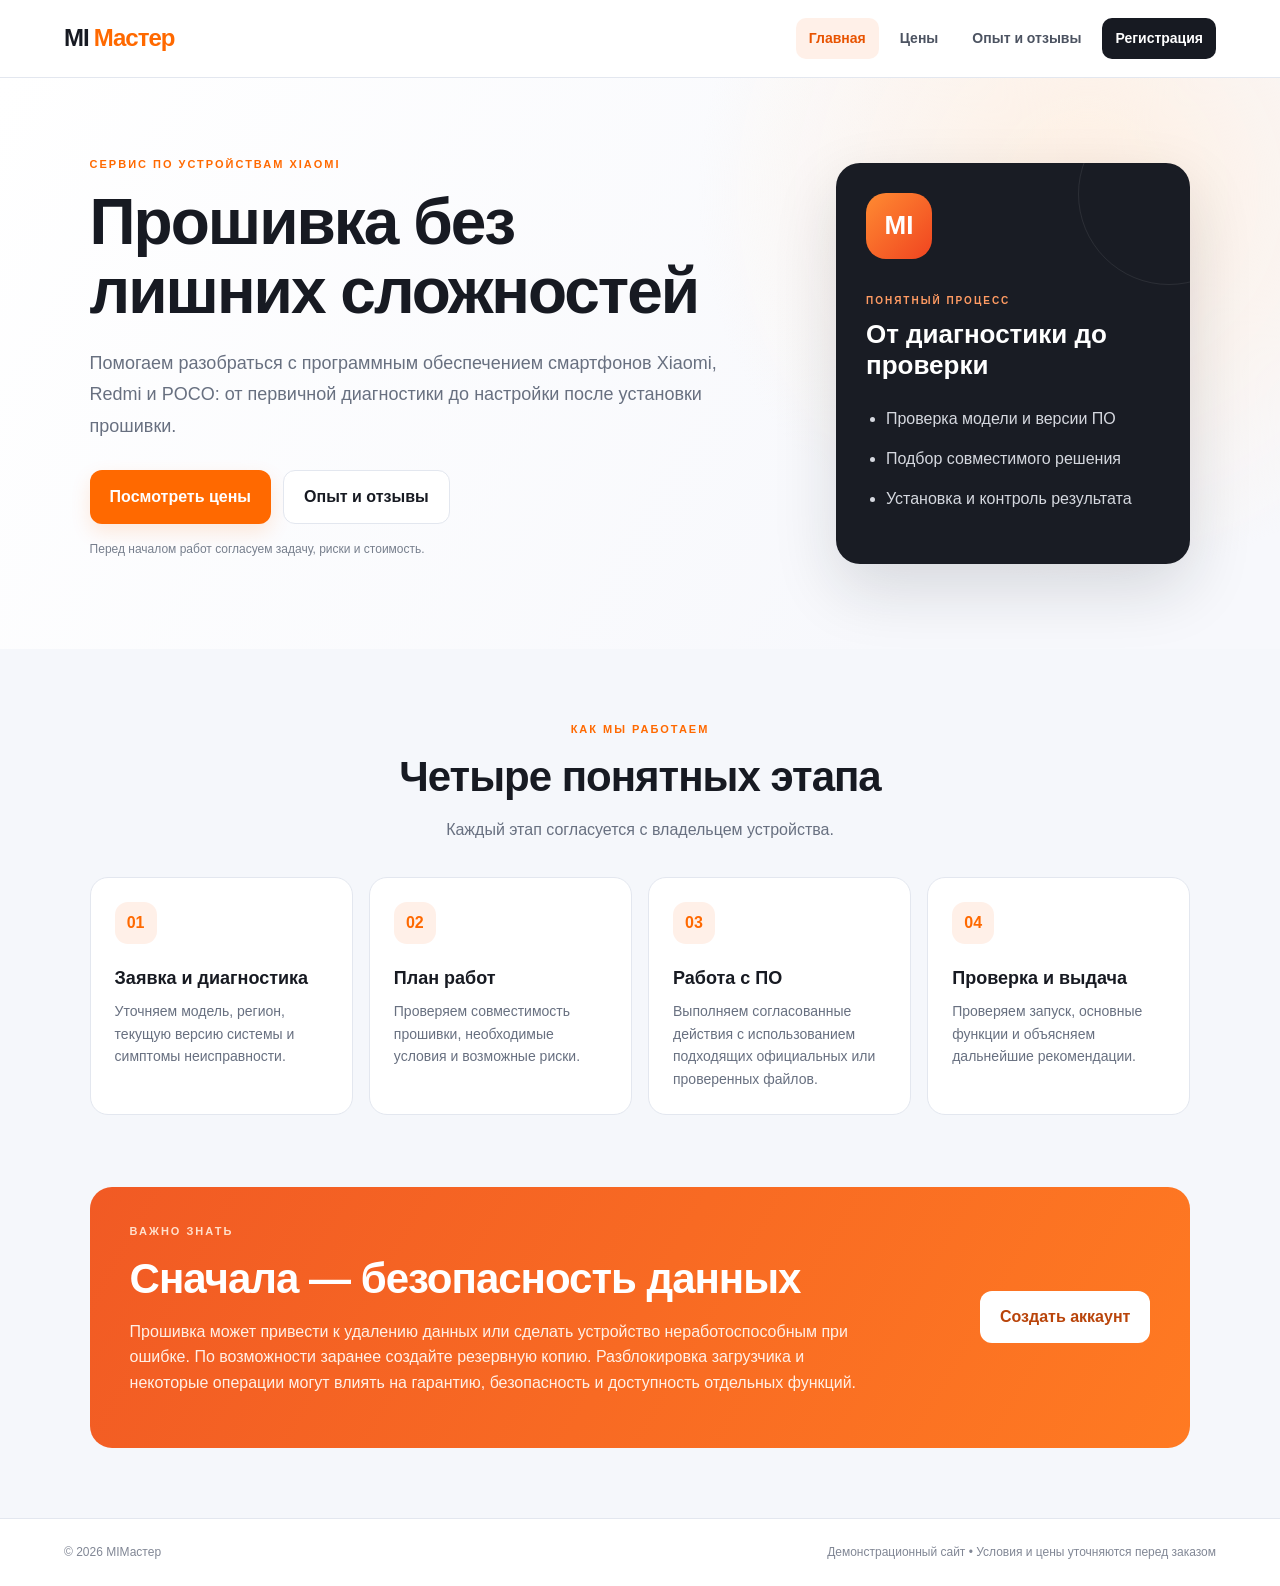
<file: index.html>
<!doctype html>
<html lang="ru">
<head>
  <meta charset="utf-8"><meta name="viewport" content="width=device-width, initial-scale=1">
  <meta name="description" content="Услуги по работе с прошивками Xiaomi: диагностика, установка и настройка.">
  <title>Прошивки Xiaomi — главная</title><link rel="stylesheet" href="css/style.css">
</head>
<body>
<header class="site-header"><a class="logo" href="index.html">MI<span>Мастер</span></a>
<nav aria-label="Главное меню"><a class="active" href="index.html">Главная</a><a href="prices.html">Цены</a><a href="experience.html">Опыт и отзывы</a><a class="nav-cta" href="register.html">Регистрация</a></nav></header>
<main>
<section class="hero">
  <div class="hero-copy"><p class="eyebrow">СЕРВИС ПО УСТРОЙСТВАМ XIAOMI</p><h1>Прошивка без лишних сложностей</h1>
  <p class="lead">Помогаем разобраться с программным обеспечением смартфонов Xiaomi, Redmi и POCO: от первичной диагностики до настройки после установки прошивки.</p>
  <div class="actions"><a class="button" href="prices.html">Посмотреть цены</a><a class="button button-ghost" href="experience.html">Опыт и отзывы</a></div>
  <p class="note">Перед началом работ согласуем задачу, риски и стоимость.</p></div>
  <div class="hero-card"><div class="orb">MI</div><p class="card-label">ПОНЯТНЫЙ ПРОЦЕСС</p><h2>От диагностики до проверки</h2><ul><li>Проверка модели и версии ПО</li><li>Подбор совместимого решения</li><li>Установка и контроль результата</li></ul></div>
</section>
<section class="section"><div class="section-heading"><p class="eyebrow">КАК МЫ РАБОТАЕМ</p><h2>Четыре понятных этапа</h2><p>Каждый этап согласуется с владельцем устройства.</p></div>
<div class="steps">
<article class="step"><span>01</span><h3>Заявка и диагностика</h3><p>Уточняем модель, регион, текущую версию системы и симптомы неисправности.</p></article>
<article class="step"><span>02</span><h3>План работ</h3><p>Проверяем совместимость прошивки, необходимые условия и возможные риски.</p></article>
<article class="step"><span>03</span><h3>Работа с ПО</h3><p>Выполняем согласованные действия с использованием подходящих официальных или проверенных файлов.</p></article>
<article class="step"><span>04</span><h3>Проверка и выдача</h3><p>Проверяем запуск, основные функции и объясняем дальнейшие рекомендации.</p></article>
</div></section>
<section class="banner"><div><p class="eyebrow">ВАЖНО ЗНАТЬ</p><h2>Сначала — безопасность данных</h2><p>Прошивка может привести к удалению данных или сделать устройство неработоспособным при ошибке. По возможности заранее создайте резервную копию. Разблокировка загрузчика и некоторые операции могут влиять на гарантию, безопасность и доступность отдельных функций.</p></div><a class="button button-light" href="register.html">Создать аккаунт</a></section>
</main><footer><span>© 2026 MIМастер</span><span>Демонстрационный сайт • Условия и цены уточняются перед заказом</span></footer>
</body></html>
</file>
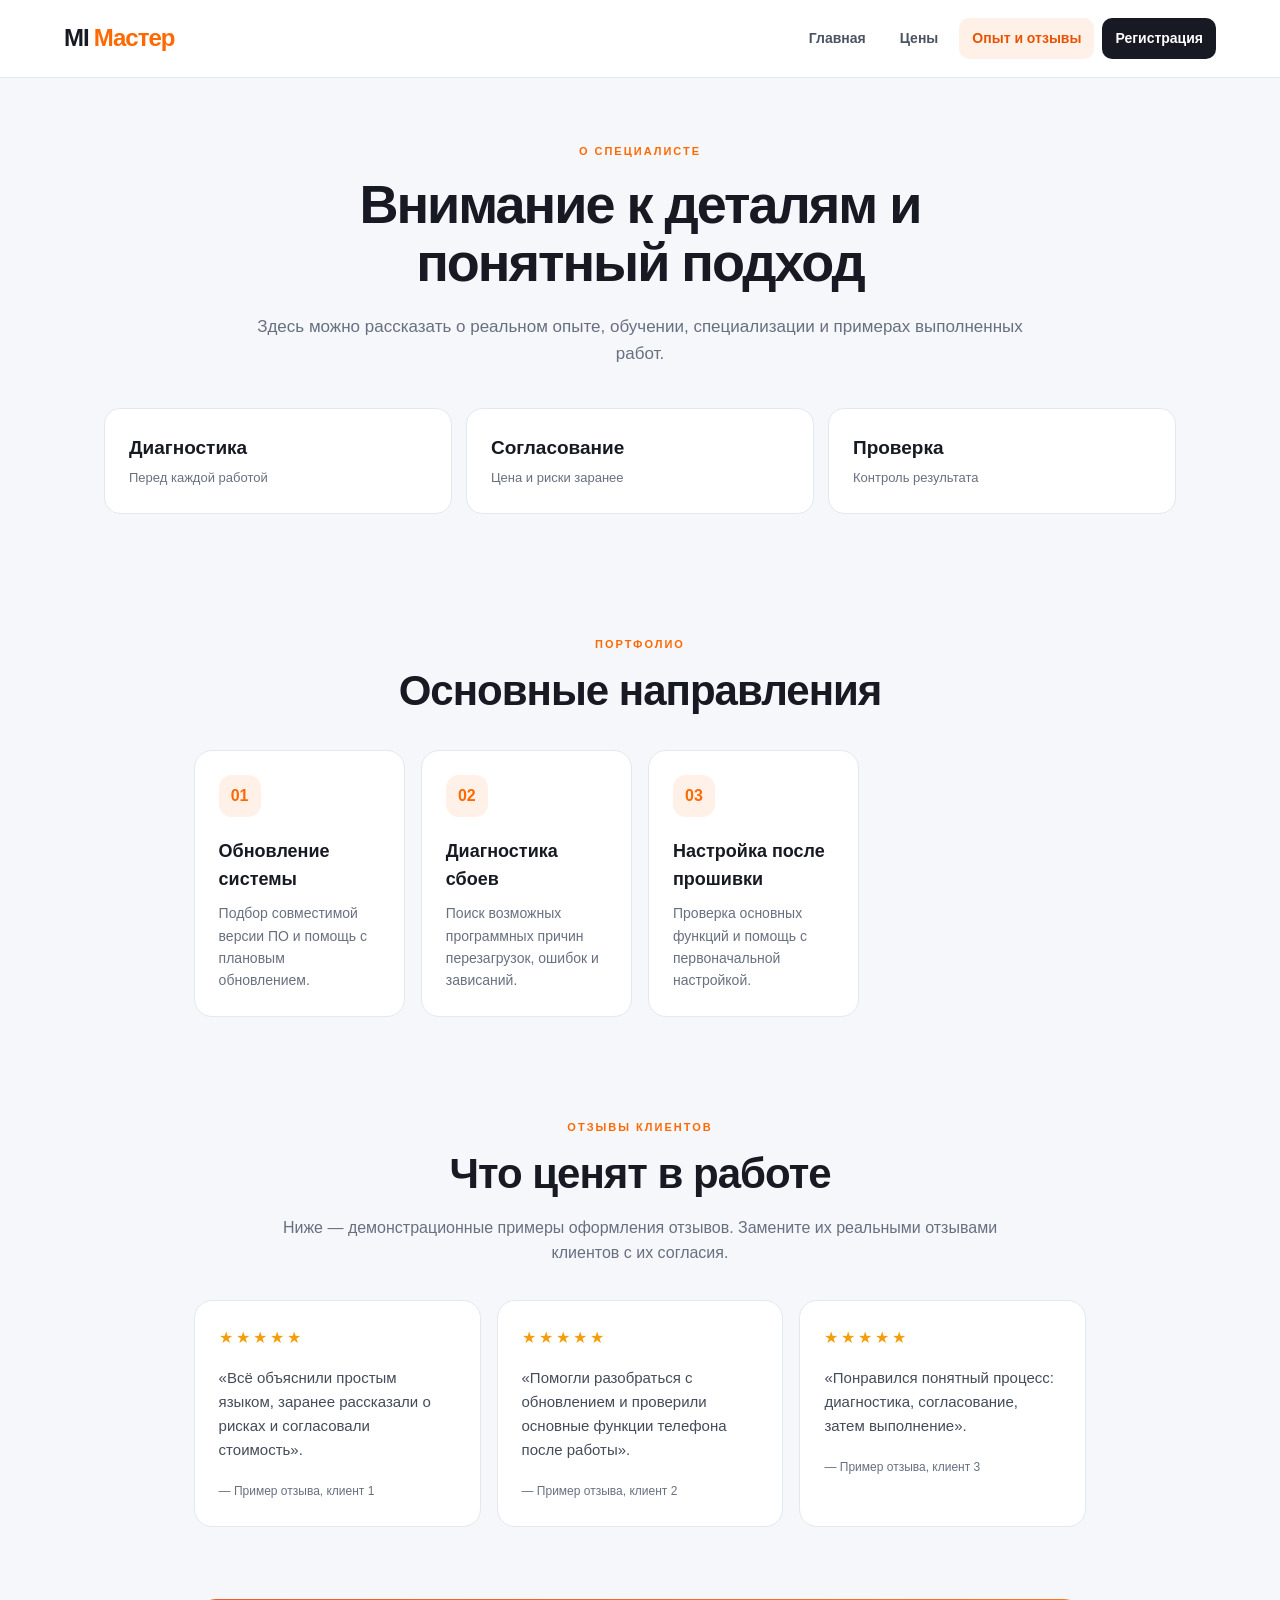
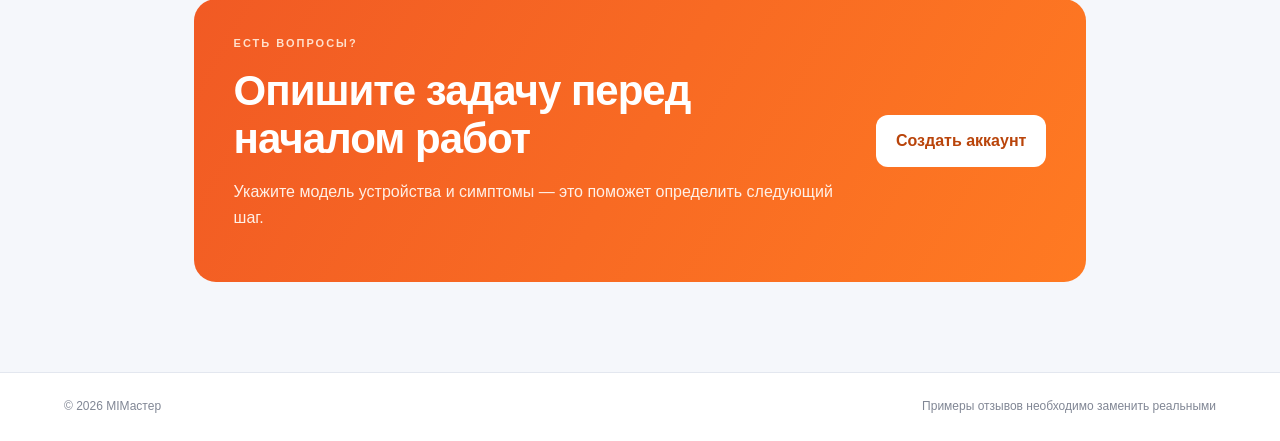
<file: experience.html>
<!doctype html>
<html lang="ru"><head><meta charset="utf-8"><meta name="viewport" content="width=device-width, initial-scale=1"><title>Опыт и отзывы — MIМастер</title><link rel="stylesheet" href="css/style.css"></head>
<body><header class="site-header"><a class="logo" href="index.html">MI<span>Мастер</span></a><nav aria-label="Главное меню"><a href="index.html">Главная</a><a href="prices.html">Цены</a><a class="active" href="experience.html">Опыт и отзывы</a><a class="nav-cta" href="register.html">Регистрация</a></nav></header>
<main class="page-wrap"><section class="page-intro"><p class="eyebrow">О СПЕЦИАЛИСТЕ</p><h1>Внимание к деталям и понятный подход</h1><p>Здесь можно рассказать о реальном опыте, обучении, специализации и примерах выполненных работ.</p></section>
<section class="stats"><div><strong>Диагностика</strong><span>Перед каждой работой</span></div><div><strong>Согласование</strong><span>Цена и риски заранее</span></div><div><strong>Проверка</strong><span>Контроль результата</span></div></section>
<section class="section"><div class="section-heading"><p class="eyebrow">ПОРТФОЛИО</p><h2>Основные направления</h2></div><div class="steps"><article class="step"><span>01</span><h3>Обновление системы</h3><p>Подбор совместимой версии ПО и помощь с плановым обновлением.</p></article><article class="step"><span>02</span><h3>Диагностика сбоев</h3><p>Поиск возможных программных причин перезагрузок, ошибок и зависаний.</p></article><article class="step"><span>03</span><h3>Настройка после прошивки</h3><p>Проверка основных функций и помощь с первоначальной настройкой.</p></article></div></section>
<section class="section reviews"><div class="section-heading"><p class="eyebrow">ОТЗЫВЫ КЛИЕНТОВ</p><h2>Что ценят в работе</h2><p>Ниже — демонстрационные примеры оформления отзывов. Замените их реальными отзывами клиентов с их согласия.</p></div>
<div class="review-grid"><blockquote><div class="stars">★★★★★</div><p>«Всё объяснили простым языком, заранее рассказали о рисках и согласовали стоимость».</p><cite>— Пример отзыва, клиент 1</cite></blockquote><blockquote><div class="stars">★★★★★</div><p>«Помогли разобраться с обновлением и проверили основные функции телефона после работы».</p><cite>— Пример отзыва, клиент 2</cite></blockquote><blockquote><div class="stars">★★★★★</div><p>«Понравился понятный процесс: диагностика, согласование, затем выполнение».</p><cite>— Пример отзыва, клиент 3</cite></blockquote></div></section>
<div class="banner"><div><p class="eyebrow">ЕСТЬ ВОПРОСЫ?</p><h2>Опишите задачу перед началом работ</h2><p>Укажите модель устройства и симптомы — это поможет определить следующий шаг.</p></div><a class="button button-light" href="register.html">Создать аккаунт</a></div></main>
<footer><span>© 2026 MIМастер</span><span>Примеры отзывов необходимо заменить реальными</span></footer></body></html>
</file>
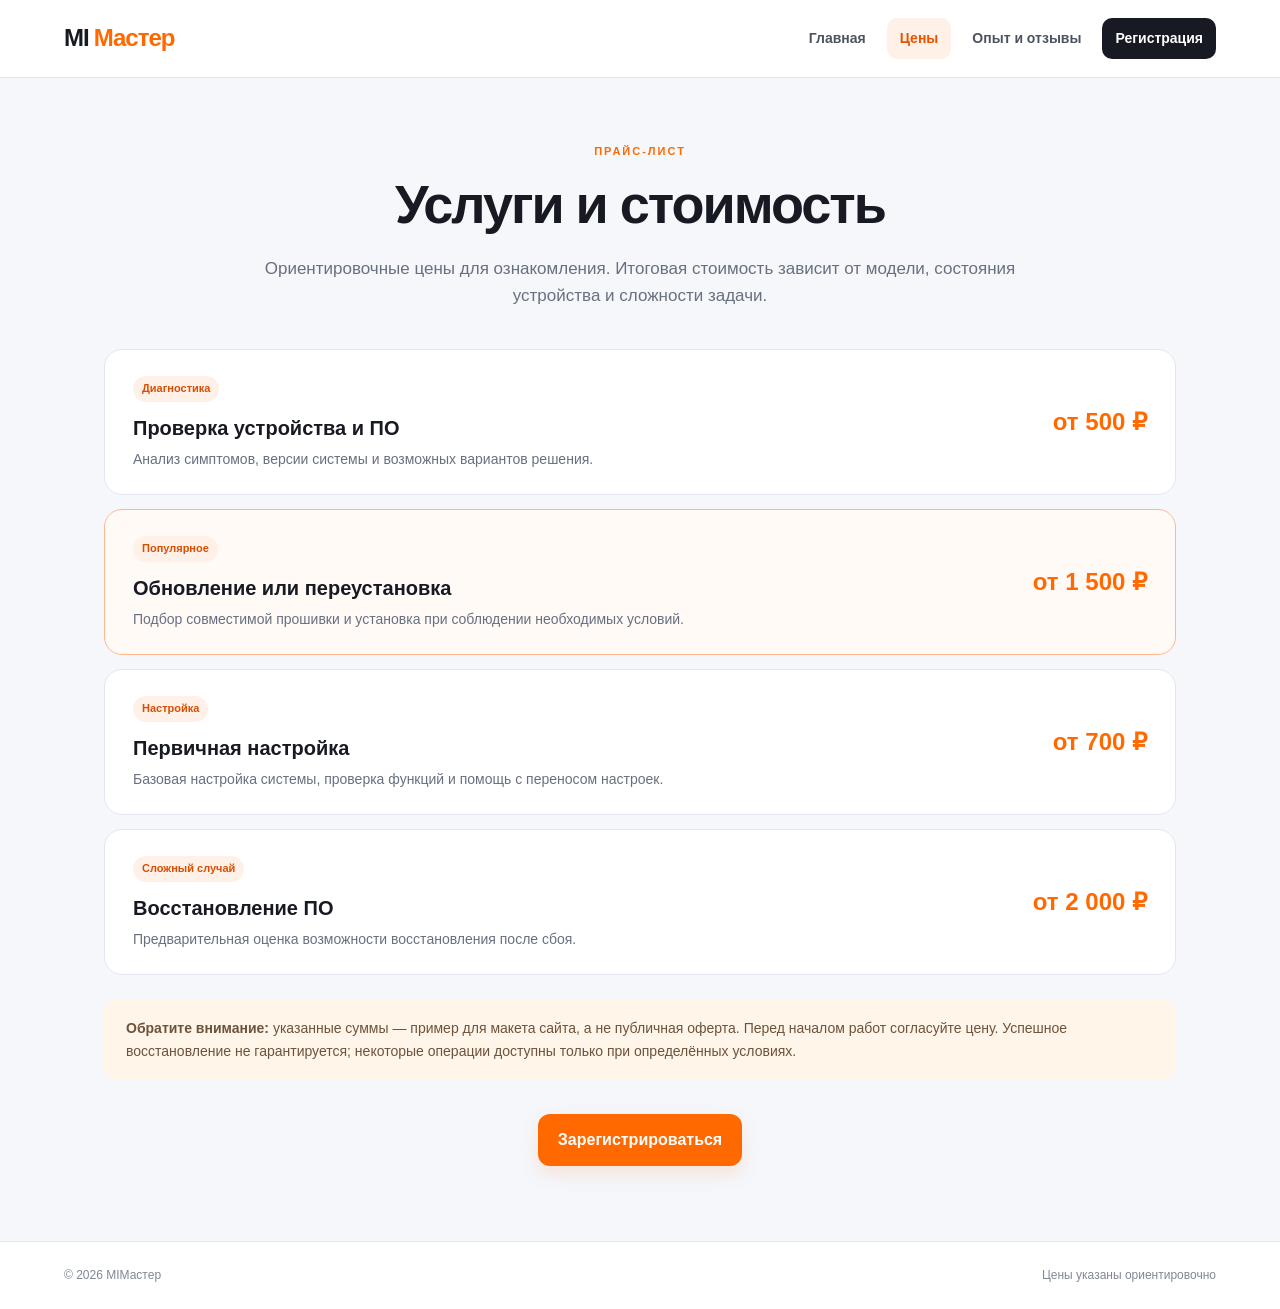
<file: prices.html>
<!doctype html>
<html lang="ru"><head><meta charset="utf-8"><meta name="viewport" content="width=device-width, initial-scale=1"><title>Цены — MIМастер</title><link rel="stylesheet" href="css/style.css"></head>
<body><header class="site-header"><a class="logo" href="index.html">MI<span>Мастер</span></a><nav aria-label="Главное меню"><a href="index.html">Главная</a><a class="active" href="prices.html">Цены</a><a href="experience.html">Опыт и отзывы</a><a class="nav-cta" href="register.html">Регистрация</a></nav></header>
<main class="page-wrap"><section class="page-intro"><p class="eyebrow">ПРАЙС-ЛИСТ</p><h1>Услуги и стоимость</h1><p>Ориентировочные цены для ознакомления. Итоговая стоимость зависит от модели, состояния устройства и сложности задачи.</p></section>
<div class="price-list">
<article class="price-card"><div><span class="pill">Диагностика</span><h2>Проверка устройства и ПО</h2><p>Анализ симптомов, версии системы и возможных вариантов решения.</p></div><strong>от 500 ₽</strong></article>
<article class="price-card featured"><div><span class="pill">Популярное</span><h2>Обновление или переустановка</h2><p>Подбор совместимой прошивки и установка при соблюдении необходимых условий.</p></div><strong>от 1 500 ₽</strong></article>
<article class="price-card"><div><span class="pill">Настройка</span><h2>Первичная настройка</h2><p>Базовая настройка системы, проверка функций и помощь с переносом настроек.</p></div><strong>от 700 ₽</strong></article>
<article class="price-card"><div><span class="pill">Сложный случай</span><h2>Восстановление ПО</h2><p>Предварительная оценка возможности восстановления после сбоя.</p></div><strong>от 2 000 ₽</strong></article>
</div><div class="info-box"><strong>Обратите внимание:</strong> указанные суммы — пример для макета сайта, а не публичная оферта. Перед началом работ согласуйте цену. Успешное восстановление не гарантируется; некоторые операции доступны только при определённых условиях.</div><div class="center"><a class="button" href="register.html">Зарегистрироваться</a></div></main>
<footer><span>© 2026 MIМастер</span><span>Цены указаны ориентировочно</span></footer></body></html>
</file>
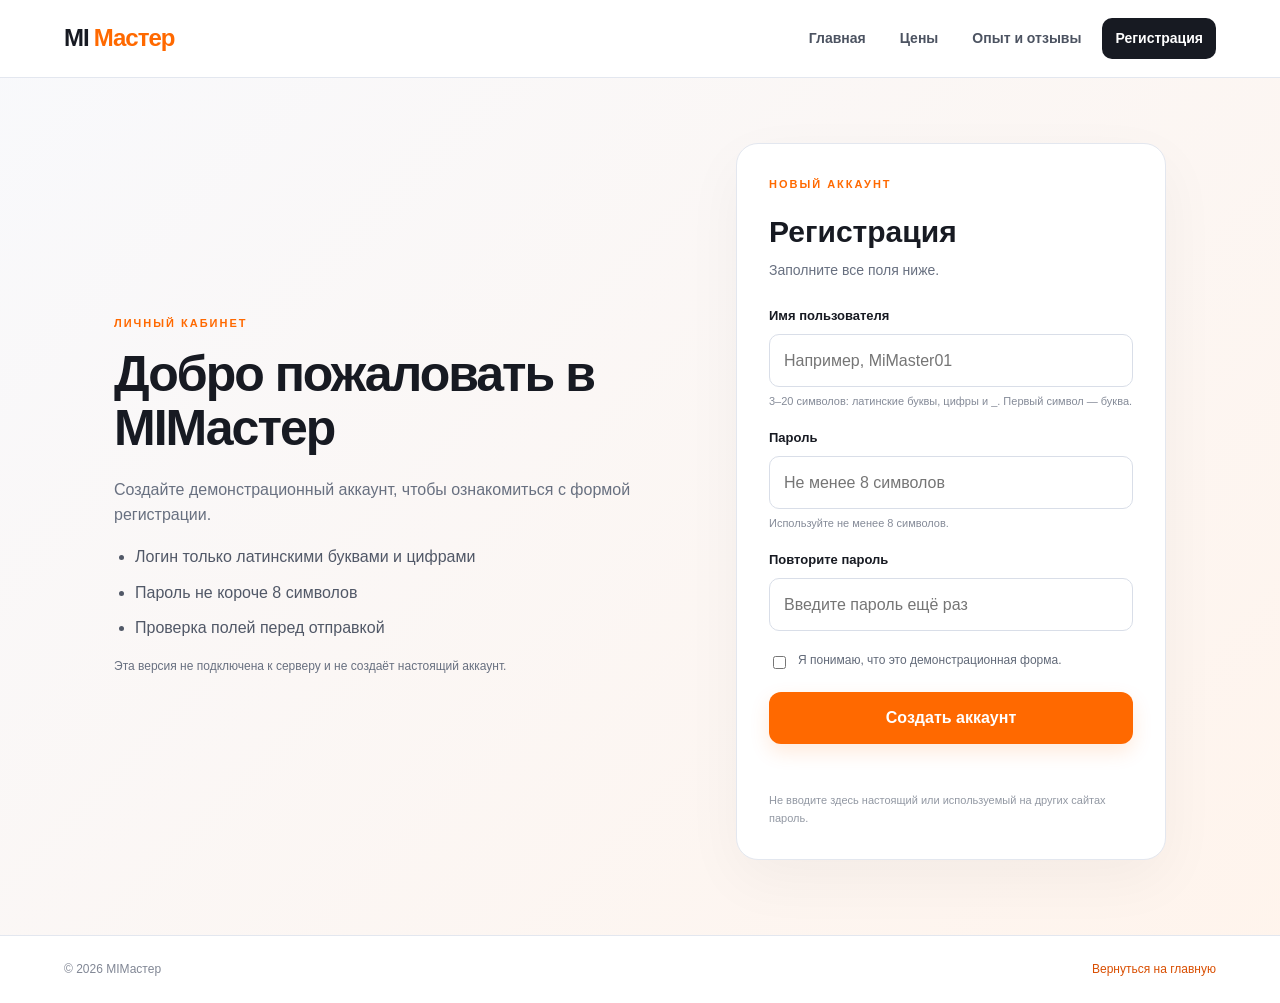
<file: register.html>
<!doctype html>
<html lang="ru"><head><meta charset="utf-8"><meta name="viewport" content="width=device-width, initial-scale=1"><title>Регистрация — MIМастер</title><link rel="stylesheet" href="css/style.css"><script src="js/register.js" defer></script></head>
<body class="register-body"><header class="site-header"><a class="logo" href="index.html">MI<span>Мастер</span></a><nav aria-label="Главное меню"><a href="index.html">Главная</a><a href="prices.html">Цены</a><a href="experience.html">Опыт и отзывы</a><a class="nav-cta active" href="register.html">Регистрация</a></nav></header>
<main class="register-layout"><section class="register-aside"><p class="eyebrow">ЛИЧНЫЙ КАБИНЕТ</p><h1>Добро пожаловать в MIМастер</h1><p>Создайте демонстрационный аккаунт, чтобы ознакомиться с формой регистрации.</p><ul><li>Логин только латинскими буквами и цифрами</li><li>Пароль не короче 8 символов</li><li>Проверка полей перед отправкой</li></ul><p class="note">Эта версия не подключена к серверу и не создаёт настоящий аккаунт.</p></section>
<section class="form-card"><p class="eyebrow">НОВЫЙ АККАУНТ</p><h2>Регистрация</h2><p class="form-subtitle">Заполните все поля ниже.</p>
<form id="registerForm" novalidate>
<label for="username">Имя пользователя</label><input id="username" name="username" type="text" autocomplete="username" placeholder="Например, MiMaster01" required minlength="3" maxlength="20" pattern="[A-Za-z][A-Za-z0-9_]{2,19}" aria-describedby="usernameHelp"><small id="usernameHelp">3–20 символов: латинские буквы, цифры и _. Первый символ — буква.</small>
<label for="password">Пароль</label><input id="password" name="password" type="password" autocomplete="new-password" placeholder="Не менее 8 символов" required minlength="8"><small>Используйте не менее 8 символов.</small>
<label for="confirmPassword">Повторите пароль</label><input id="confirmPassword" name="confirmPassword" type="password" autocomplete="new-password" placeholder="Введите пароль ещё раз" required minlength="8">
<label class="check-row"><input id="agree" type="checkbox" required> <span>Я понимаю, что это демонстрационная форма.</span></label>
<button class="button full-width" type="submit">Создать аккаунт</button><p id="formMessage" class="form-message" role="status" aria-live="polite"></p>
</form><p class="small-print">Не вводите здесь настоящий или используемый на других сайтах пароль.</p></section></main>
<footer><span>© 2026 MIМастер</span><span><a href="index.html">Вернуться на главную</a></span></footer></body></html>
</file>
<file: css/style.css>
:root{--bg:#f5f7fb;--ink:#171a22;--muted:#687080;--line:#e3e7ef;--red:#ff6900;--red2:#f04420;--card:#fff;--dark:#171a22;--green:#167a52}*{box-sizing:border-box}html{scroll-behavior:smooth}body{margin:0;background:var(--bg);color:var(--ink);font-family:Inter,Arial,sans-serif;line-height:1.6}.site-header{height:auto;min-height:78px;padding:18px max(5vw,22px);display:flex;align-items:center;justify-content:space-between;gap:24px;background:#fff;border-bottom:1px solid var(--line)}.logo{font-size:24px;font-weight:900;letter-spacing:-1px;color:var(--ink);text-decoration:none;white-space:nowrap}.logo span{color:var(--red);margin-left:5px}.site-header nav{display:flex;align-items:center;gap:8px;flex-wrap:wrap}.site-header nav a{padding:9px 13px;border-radius:10px;text-decoration:none;color:#4c5361;font-size:14px;font-weight:650}.site-header nav a:hover,.site-header nav a.active{background:#fff0e8;color:#e85300}.site-header nav a.nav-cta{background:var(--dark);color:white}.hero{padding:78px max(7vw,24px);display:grid;grid-template-columns:1.3fr .7fr;gap:8%;align-items:center;background:radial-gradient(circle at 85% 20%,#fff0e3 0,transparent 33%),linear-gradient(120deg,#fff 0,#f7f8fc 75%)}.eyebrow{font-size:11px;letter-spacing:2px;font-weight:850;color:var(--red);margin:0 0 14px}.hero h1,.page-intro h1,.register-aside h1{font-size:clamp(38px,5vw,64px);line-height:1.08;letter-spacing:-2px;margin:0 0 22px;max-width:760px}.lead{font-size:18px;line-height:1.75;color:var(--muted);max-width:660px}.actions{display:flex;gap:12px;flex-wrap:wrap;margin:28px 0 16px}.button{display:inline-flex;justify-content:center;align-items:center;background:var(--red);color:#fff;text-decoration:none;border:0;border-radius:12px;padding:13px 20px;font:inherit;font-weight:750;cursor:pointer;box-shadow:0 8px 20px #ff690024;transition:transform .15s,background .15s}.button:hover{background:#e95c00;transform:translateY(-1px)}.button-ghost{background:white;color:var(--ink);border:1px solid var(--line);box-shadow:none}.button-ghost:hover{background:#fff5ee;color:#c94d00}.note{font-size:12px;color:#777f8d}.hero-card{padding:30px;border-radius:24px;background:#191c24;color:#fff;box-shadow:0 25px 65px #171a2224;position:relative;overflow:hidden}.hero-card:after{content:"";position:absolute;width:180px;height:180px;border:1px solid #ffffff15;border-radius:50%;right:-70px;top:-60px}.orb{width:66px;height:66px;display:grid;place-items:center;border-radius:20px;background:linear-gradient(135deg,#ff8b32,#f04420);font-size:26px;font-weight:900;margin-bottom:34px}.card-label{font-size:10px;letter-spacing:2px;color:#ff9b63;font-weight:800}.hero-card h2{font-size:26px;line-height:1.2;margin:8px 0 18px}.hero-card ul,.register-aside ul{padding-left:20px;color:#d5d8df}.hero-card li{padding:7px 0}.section{padding:72px max(7vw,24px)}.section-heading{text-align:center;max-width:720px;margin:0 auto 34px}.section-heading h2,.banner h2{font-size:clamp(28px,3.5vw,42px);letter-spacing:-1px;line-height:1.15;margin:0 0 12px}.section-heading>p:not(.eyebrow){color:var(--muted)}.steps{display:grid;grid-template-columns:repeat(4,1fr);gap:16px}.step{background:#fff;border:1px solid var(--line);border-radius:18px;padding:24px}.step>span{display:inline-grid;place-items:center;width:42px;height:42px;border-radius:13px;background:#fff0e8;color:var(--red);font-weight:900}.step h3{font-size:18px;margin:20px 0 8px}.step p{font-size:14px;color:var(--muted);margin:0}.banner{margin:0 max(7vw,24px) 70px;padding:36px 40px;border-radius:22px;background:linear-gradient(120deg,#f15a24,#ff7a22);color:#fff;display:flex;align-items:center;justify-content:space-between;gap:30px}.banner .eyebrow{color:#ffe0cc}.banner h2{max-width:700px}.banner p:not(.eyebrow){max-width:750px;color:#fff0e7}.button-light{background:white;color:#b9440a;white-space:nowrap;box-shadow:none}.button-light:hover{background:#fff3e9;color:#9e3300}footer{padding:24px max(5vw,22px);display:flex;justify-content:space-between;gap:15px;flex-wrap:wrap;color:#818795;font-size:12px;border-top:1px solid var(--line);background:#fff}footer a{color:#d94e00;text-decoration:none}.page-wrap{max-width:1120px;margin:0 auto;padding:65px 24px 20px}.page-intro{max-width:800px;margin:0 auto 40px;text-align:center}.page-intro h1{font-size:clamp(36px,4.5vw,54px);margin-left:auto;margin-right:auto}.page-intro>p:not(.eyebrow){color:var(--muted);font-size:17px}.price-list{display:grid;gap:14px}.price-card{display:flex;justify-content:space-between;align-items:center;gap:25px;padding:24px 28px;background:#fff;border:1px solid var(--line);border-radius:18px}.price-card h2{font-size:20px;margin:10px 0 4px}.price-card p{margin:0;color:var(--muted);font-size:14px}.price-card strong{font-size:24px;white-space:nowrap;color:var(--red)}.price-card.featured{border-color:#ffb88e;background:#fffaf6}.pill{display:inline-block;padding:4px 9px;border-radius:99px;background:#fff0e8;color:#d94e00;font-size:11px;font-weight:800}.info-box{padding:18px 22px;border-radius:14px;background:#fff6e9;color:#6d523c;margin:24px 0;font-size:14px}.center{text-align:center;padding:10px 0 55px}.stats{display:grid;grid-template-columns:repeat(3,1fr);gap:14px;margin:35px 0 50px}.stats div{background:#fff;border:1px solid var(--line);padding:24px;border-radius:16px;display:flex;flex-direction:column;gap:5px}.stats strong{font-size:19px}.stats span{color:var(--muted);font-size:13px}.reviews{padding-top:30px}.review-grid{display:grid;grid-template-columns:repeat(3,1fr);gap:16px}blockquote{margin:0;background:#fff;border:1px solid var(--line);border-radius:18px;padding:24px}blockquote p{font-size:15px;color:#444b59}blockquote cite{font-size:12px;color:var(--muted);font-style:normal}.stars{color:#f59e0b;letter-spacing:3px}.register-layout{display:grid;grid-template-columns:1fr 430px;gap:8%;align-items:center;max-width:1100px;margin:0 auto;padding:65px 24px 75px;min-height:calc(100vh - 150px)}.register-aside h1{font-size:clamp(36px,4vw,50px)}.register-aside>p:not(.eyebrow){color:var(--muted)}.register-aside ul{color:#515867;padding-left:21px}.register-aside li{margin:10px 0}.form-card{background:#fff;padding:32px;border:1px solid var(--line);border-radius:22px;box-shadow:0 20px 60px #171a220b}.form-card h2{font-size:30px;margin:0}.form-subtitle{color:var(--muted);font-size:14px;margin:3px 0 25px}.form-card form>label:not(.check-row){display:block;font-size:13px;font-weight:750;margin:17px 0 7px}.form-card input:not([type=checkbox]){width:100%;padding:13px 14px;border:1px solid #d9dee8;border-radius:10px;font:inherit;outline:none}.form-card input:focus{border-color:#ff8b52;box-shadow:0 0 0 3px #ff690018}.form-card small{display:block;color:#858b98;font-size:11px;margin-top:6px}.check-row{display:flex;align-items:flex-start;gap:9px;margin:20px 0;font-size:12px;color:#616978}.check-row input{margin-top:5px}.full-width{width:100%}.form-message{font-size:13px;min-height:20px;margin:12px 0 0}.form-message.success{color:var(--green)}.form-message.error{color:#c53030}.small-print{font-size:11px;color:#9298a3;margin:16px 0 0}.register-body{background:linear-gradient(135deg,#f8f9fc,#fff4ec)}@media(max-width:850px){.site-header{align-items:flex-start;flex-direction:column;gap:12px}.hero{grid-template-columns:1fr;gap:35px;padding-top:55px;padding-bottom:55px}.steps{grid-template-columns:repeat(2,1fr)}.register-layout{grid-template-columns:1fr;max-width:560px;gap:30px}.register-aside h1{max-width:600px}.review-grid{grid-template-columns:1fr}.stats{grid-template-columns:1fr}.banner{align-items:flex-start;flex-direction:column}}@media(max-width:520px){.site-header nav{gap:2px}.site-header nav a{padding:8px;font-size:12px}.hero h1,.page-intro h1{letter-spacing:-1px}.steps{grid-template-columns:1fr}.price-card{align-items:flex-start;flex-direction:column;padding:22px}.price-card strong{font-size:22px}.banner{padding:28px 24px;margin-left:18px;margin-right:18px}.form-card{padding:24px}.register-layout{padding:40px 18px}.page-wrap{padding:45px 18px 10px}}
</file>
